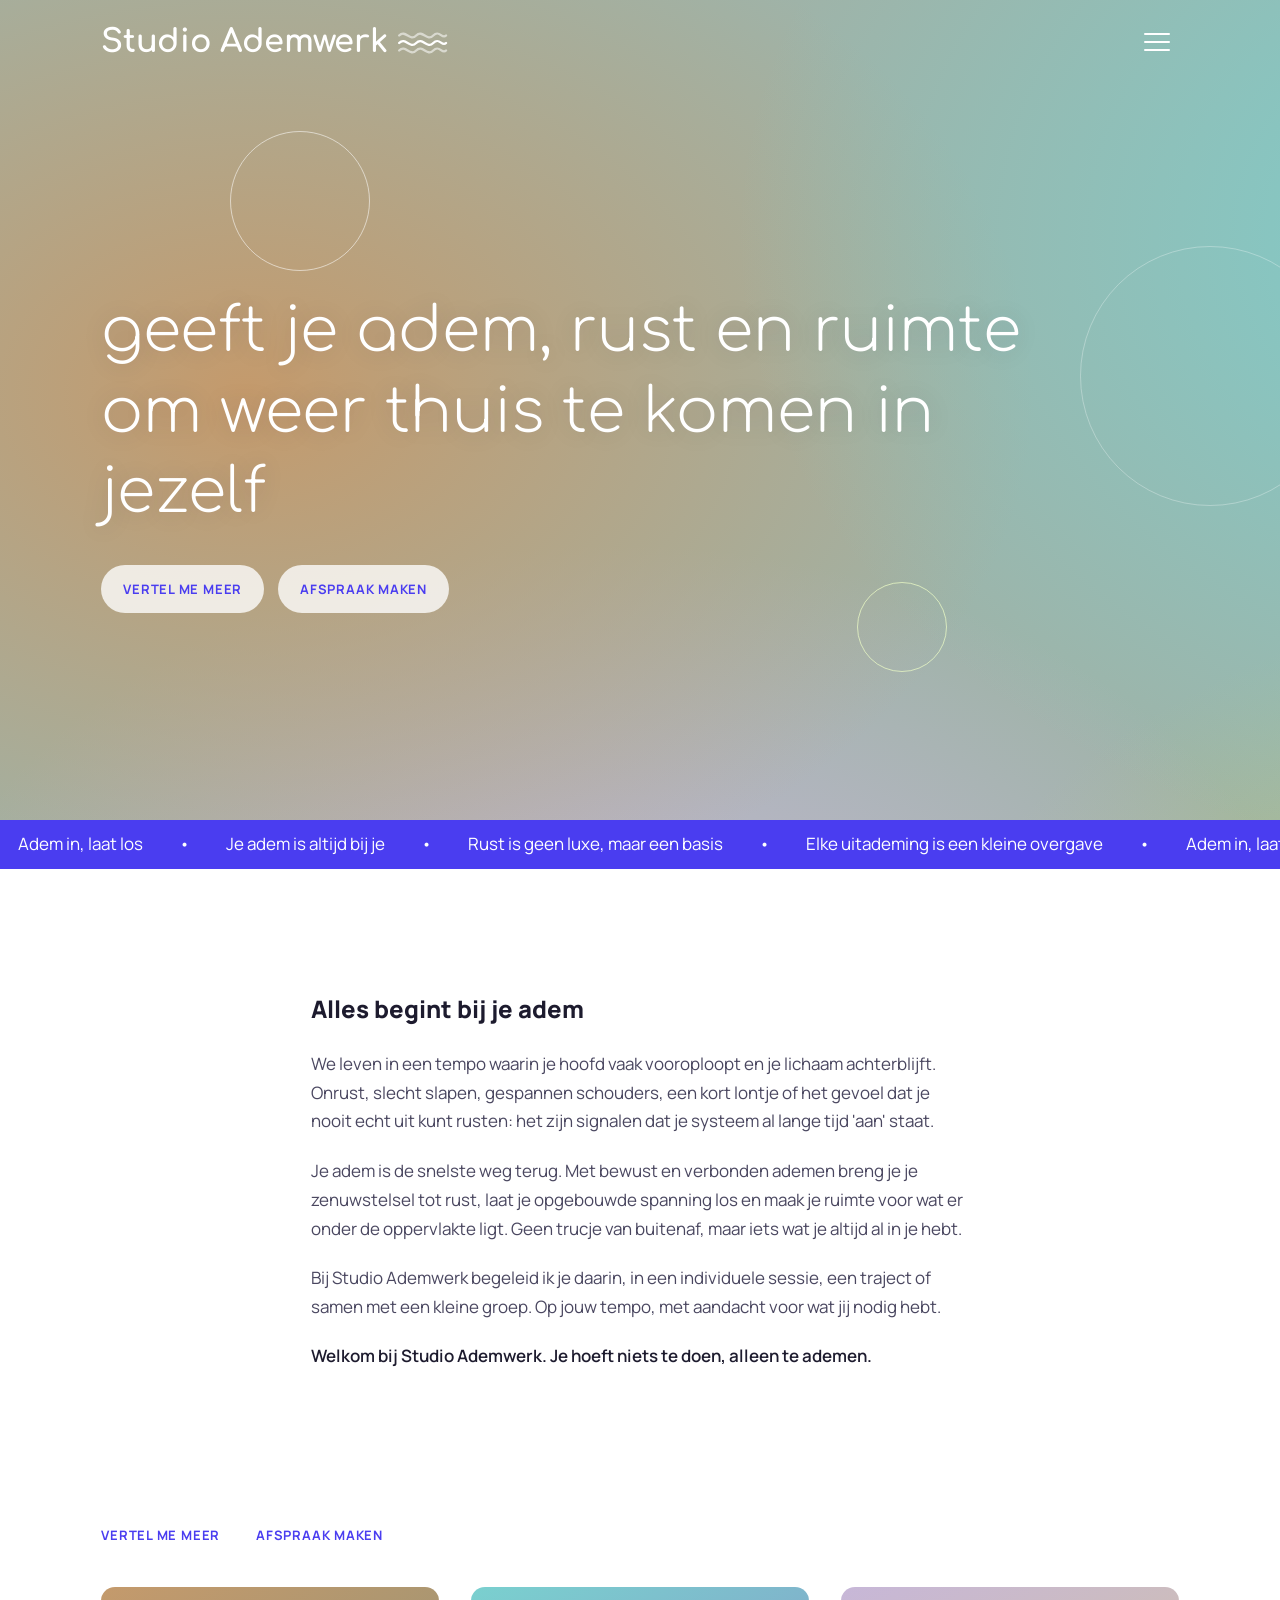
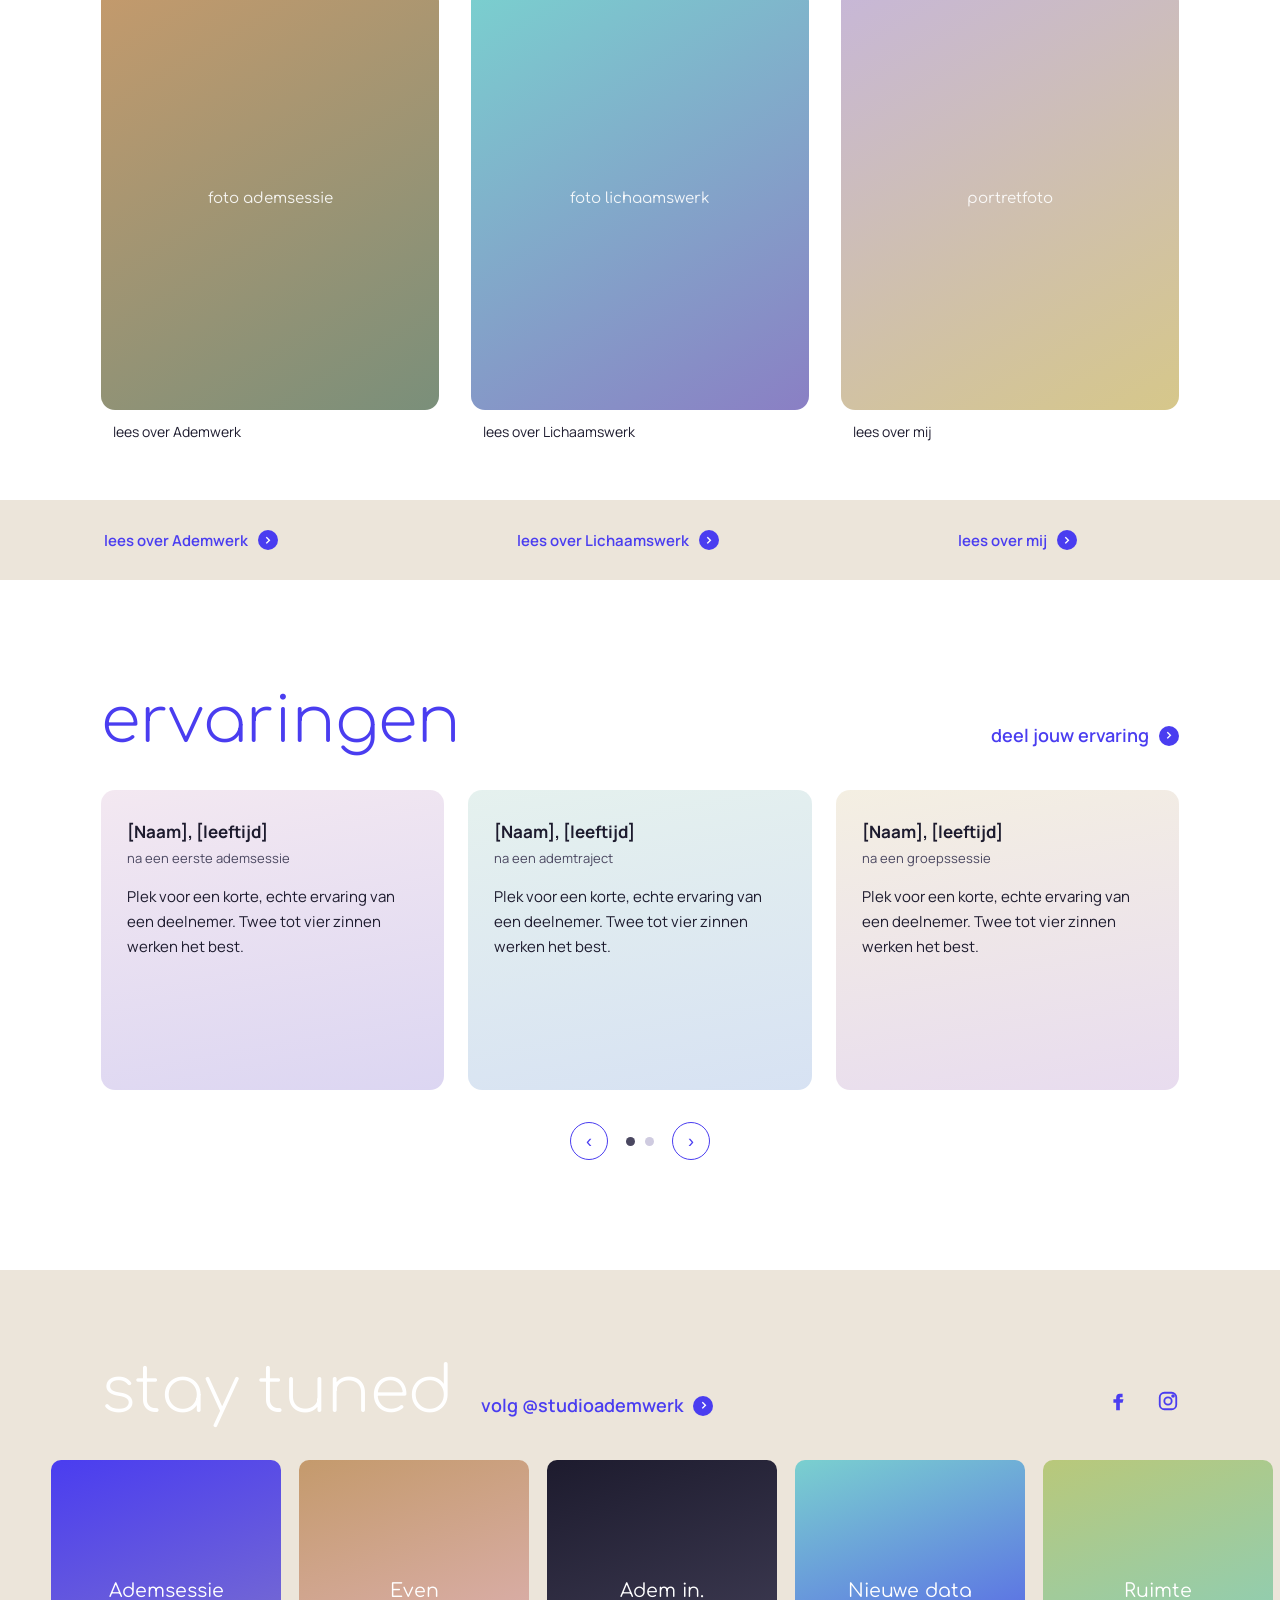
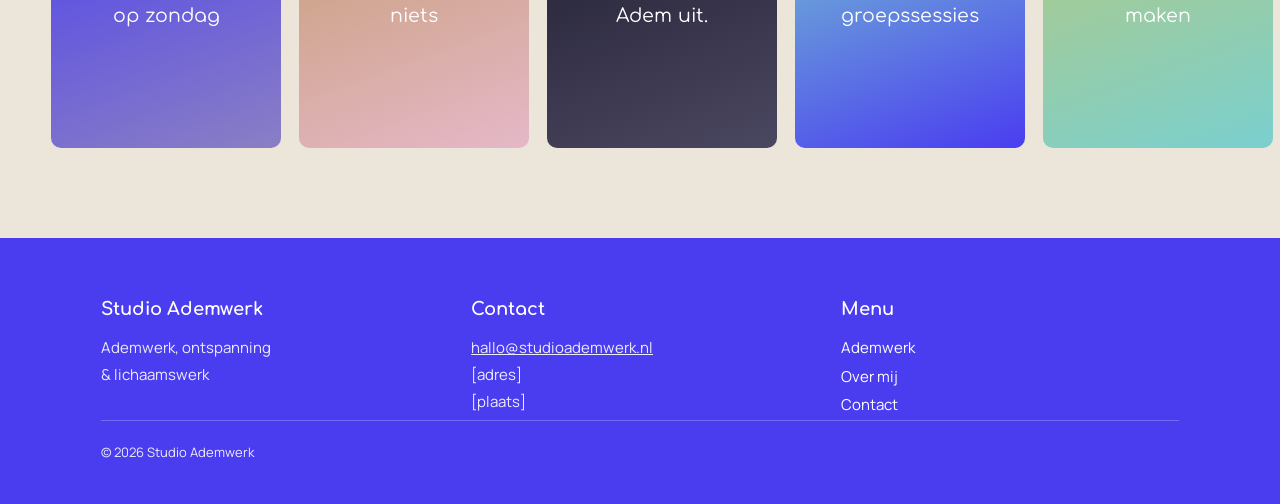
<file: index.html>
<!doctype html>
<html lang="nl">
<head>
  <meta charset="utf-8">
  <meta name="viewport" content="width=device-width, initial-scale=1">
  <title>Studio Ademwerk — ademwerk, ontspanning & lichaamswerk</title>
  <meta name="description" content="Studio Ademwerk begeleidt je met ademsessies en lichaamswerk naar meer rust, ruimte en verbinding met jezelf.">
  <link rel="preconnect" href="https://fonts.googleapis.com">
  <link rel="preconnect" href="https://fonts.gstatic.com" crossorigin>
  <link href="https://fonts.googleapis.com/css2?family=Comfortaa:wght@300;700&family=Manrope:wght@400;500;600;700;800&display=swap" rel="stylesheet">
  <link rel="stylesheet" href="css/style.css">
  <link rel="icon" href="assets/img/favicon.svg" type="image/svg+xml">
</head>
<body>

  <header class="site-header">
    <div class="wrap">
      <a class="logo" href="index.html" aria-label="Studio Ademwerk, naar de homepage">
        Studio Ademwerk
        <svg viewBox="0 0 48 28" fill="none" stroke="currentColor" stroke-width="2.2" stroke-linecap="round" aria-hidden="true">
          <path d="M2 8c6-6 10 6 16 0s10 6 16 0 8 4 12 0" opacity=".55"/>
          <path d="M2 15c6-6 10 6 16 0s10 6 16 0 8 4 12 0"/>
          <path d="M2 22c6-6 10 6 16 0s10 6 16 0 8 4 12 0" opacity=".55"/>
        </svg>
      </a>
      <button class="menu-toggle" type="button" aria-label="Menu" aria-expanded="false" aria-controls="menu"><span></span></button>
    </div>
  </header>

  <nav class="menu" id="menu" aria-label="Hoofdmenu">
    <div class="wrap">
      <ul>
        <li><a href="index.html">Home</a></li>
        <li><a href="ademwerk.html">Ademwerk</a></li>
        <li><a href="ademwerk.html#lichaamswerk">Lichaamswerk</a></li>
        <li><a href="over.html">Over mij</a></li>
        <li><a href="index.html#reviews">Ervaringen</a></li>
        <li><a href="contact.html">Contact</a></li>
      </ul>
      <p class="menu-contact"><a href="mailto:hallo@studioademwerk.nl">hallo@studioademwerk.nl</a></p>
    </div>
  </nav>

  <main>
    <section class="hero">
      <div class="breath breath--1"></div>
      <div class="breath breath--2"></div>
      <div class="breath breath--3"></div>
      <div class="wrap">
        <h1>geeft je adem, rust en ruimte om weer thuis te komen in jezelf</h1>
        <div class="buttons">
          <a class="btn" href="ademwerk.html">Vertel me meer</a>
          <a class="btn" href="contact.html">Afspraak maken</a>
        </div>
      </div>
    </section>

    <div class="marquee" aria-hidden="true">
      <div class="marquee__track">
        <span>Adem in, laat los</span>
        <span>Je adem is altijd bij je</span>
        <span>Rust is geen luxe, maar een basis</span>
        <span>Elke uitademing is een kleine overgave</span>
        <span>Adem in, laat los</span>
        <span>Je adem is altijd bij je</span>
        <span>Rust is geen luxe, maar een basis</span>
        <span>Elke uitademing is een kleine overgave</span>
      </div>
    </div>

    <section class="intro">
      <div class="wrap">
        <h2>Alles begint bij je adem</h2>
        <p>We leven in een tempo waarin je hoofd vaak vooroploopt en je lichaam achterblijft. Onrust, slecht slapen, gespannen schouders, een kort lontje of het gevoel dat je nooit echt uit kunt rusten: het zijn signalen dat je systeem al lange tijd 'aan' staat.</p>
        <p>Je adem is de snelste weg terug. Met bewust en verbonden ademen breng je je zenuwstelsel tot rust, laat je opgebouwde spanning los en maak je ruimte voor wat er onder de oppervlakte ligt. Geen trucje van buitenaf, maar iets wat je altijd al in je hebt.</p>
        <p>Bij Studio Ademwerk begeleid ik je daarin, in een individuele sessie, een traject of samen met een kleine groep. Op jouw tempo, met aandacht voor wat jij nodig hebt.</p>
        <p class="signoff">Welkom bij Studio Ademwerk. Je hoeft niets te doen, alleen te ademen.</p>
      </div>
    </section>

    <section class="offer">
      <div class="wrap">
        <div class="buttons">
          <a class="btn" href="ademwerk.html">Vertel me meer</a>
          <a class="btn" href="contact.html">Afspraak maken</a>
        </div>
        <div class="cards">
          <a class="card" href="ademwerk.html">
            <div class="card__img"><div class="ph ph--1">foto ademsessie</div></div>
            <span class="card__label">lees over Ademwerk</span>
          </a>
          <a class="card" href="ademwerk.html#lichaamswerk">
            <div class="card__img"><div class="ph ph--2">foto lichaamswerk</div></div>
            <span class="card__label">lees over Lichaamswerk</span>
          </a>
          <a class="card" href="over.html">
            <div class="card__img"><div class="ph ph--3">portretfoto</div></div>
            <span class="card__label">lees over mij</span>
          </a>
        </div>
      </div>
    </section>

    <nav class="linkbar" aria-label="Snelle links">
      <ul class="wrap">
        <li><a class="arrow-link" href="ademwerk.html">lees over Ademwerk</a></li>
        <li><a class="arrow-link" href="ademwerk.html#lichaamswerk">lees over Lichaamswerk</a></li>
        <li><a class="arrow-link" href="over.html">lees over mij</a></li>
      </ul>
    </nav>

    <section class="reviews" id="reviews">
      <div class="wrap">
        <div class="section-head">
          <h2>ervaringen</h2>
          <a class="arrow-link" href="contact.html">deel jouw ervaring</a>
        </div>

        <!-- VOORBEELDTEKSTEN: vervang door echte ervaringen (met toestemming) voordat de site live gaat -->
        <div class="slider">
          <div class="slider__track">
            <article class="review">
              <h3>[Naam], [leeftijd]</h3>
              <p class="meta">na een eerste ademsessie</p>
              <blockquote>Plek voor een korte, echte ervaring van een deelnemer. Twee tot vier zinnen werken het best.</blockquote>
            </article>
            <article class="review">
              <h3>[Naam], [leeftijd]</h3>
              <p class="meta">na een ademtraject</p>
              <blockquote>Plek voor een korte, echte ervaring van een deelnemer. Twee tot vier zinnen werken het best.</blockquote>
            </article>
            <article class="review">
              <h3>[Naam], [leeftijd]</h3>
              <p class="meta">na een groepssessie</p>
              <blockquote>Plek voor een korte, echte ervaring van een deelnemer. Twee tot vier zinnen werken het best.</blockquote>
            </article>
            <article class="review">
              <h3>[Naam], [leeftijd]</h3>
              <p class="meta">na lichaamswerk</p>
              <blockquote>Plek voor een korte, echte ervaring van een deelnemer. Twee tot vier zinnen werken het best.</blockquote>
            </article>
            <article class="review">
              <h3>[Naam], [leeftijd]</h3>
              <p class="meta">na een derde ademsessie</p>
              <blockquote>Plek voor een korte, echte ervaring van een deelnemer. Twee tot vier zinnen werken het best.</blockquote>
            </article>
            <article class="review">
              <h3>[Naam], [leeftijd]</h3>
              <p class="meta">na een workshop</p>
              <blockquote>Plek voor een korte, echte ervaring van een deelnemer. Twee tot vier zinnen werken het best.</blockquote>
            </article>
          </div>
          <div class="slider__nav">
            <button class="slider__btn" type="button" data-prev aria-label="Vorige">‹</button>
            <div class="slider__dots"></div>
            <button class="slider__btn" type="button" data-next aria-label="Volgende">›</button>
          </div>
        </div>
      </div>
    </section>

    <section class="tuned">
      <div class="wrap">
        <div class="section-head">
          <div>
            <h2>stay tuned</h2>
            <a class="arrow-link" href="https://www.instagram.com/" rel="noopener">volg @studioademwerk</a>
          </div>
          <div class="socials">
            <a href="https://www.facebook.com/" aria-label="Facebook" rel="noopener">
              <svg viewBox="0 0 24 24" fill="currentColor" aria-hidden="true"><path d="M14 8h3V4h-3c-2.8 0-4 1.7-4 4.3V10H7v4h3v8h4v-8h3l1-4h-4V8.6c0-.4.3-.6.6-.6z"/></svg>
            </a>
            <a href="https://www.instagram.com/" aria-label="Instagram" rel="noopener">
              <svg viewBox="0 0 24 24" fill="none" stroke="currentColor" stroke-width="2" aria-hidden="true"><rect x="3" y="3" width="18" height="18" rx="5"/><circle cx="12" cy="12" r="4"/><circle cx="17.5" cy="6.5" r="1" fill="currentColor"/></svg>
            </a>
          </div>
        </div>
      </div>
      <!-- Tijdelijke tegels: vervang later door Instagram-posts of eigen beelden -->
      <div class="posts">
        <div class="post">Ademsessie<br>op zondag</div>
        <div class="post">Even<br>niets</div>
        <div class="post">Adem in.<br>Adem uit.</div>
        <div class="post">Nieuwe data<br>groepssessies</div>
        <div class="post">Ruimte<br>maken</div>
        <div class="post">Workshop<br>ademen & rust</div>
      </div>
    </section>
  </main>

  <footer class="site-footer">
    <div class="wrap">
      <div class="footer-grid">
        <div>
          <h4>Studio Ademwerk</h4>
          <p>Ademwerk, ontspanning<br>& lichaamswerk</p>
        </div>
        <div>
          <h4>Contact</h4>
          <p><a href="mailto:hallo@studioademwerk.nl">hallo@studioademwerk.nl</a><br>[adres]<br>[plaats]</p>
        </div>
        <div>
          <h4>Menu</h4>
          <ul>
            <li><a href="ademwerk.html">Ademwerk</a></li>
            <li><a href="over.html">Over mij</a></li>
            <li><a href="contact.html">Contact</a></li>
          </ul>
        </div>
      </div>
      <p class="footer-bottom">© <span data-year></span> Studio Ademwerk</p>
    </div>
  </footer>

  <script src="js/main.js"></script>
</body>
</html>
</file>
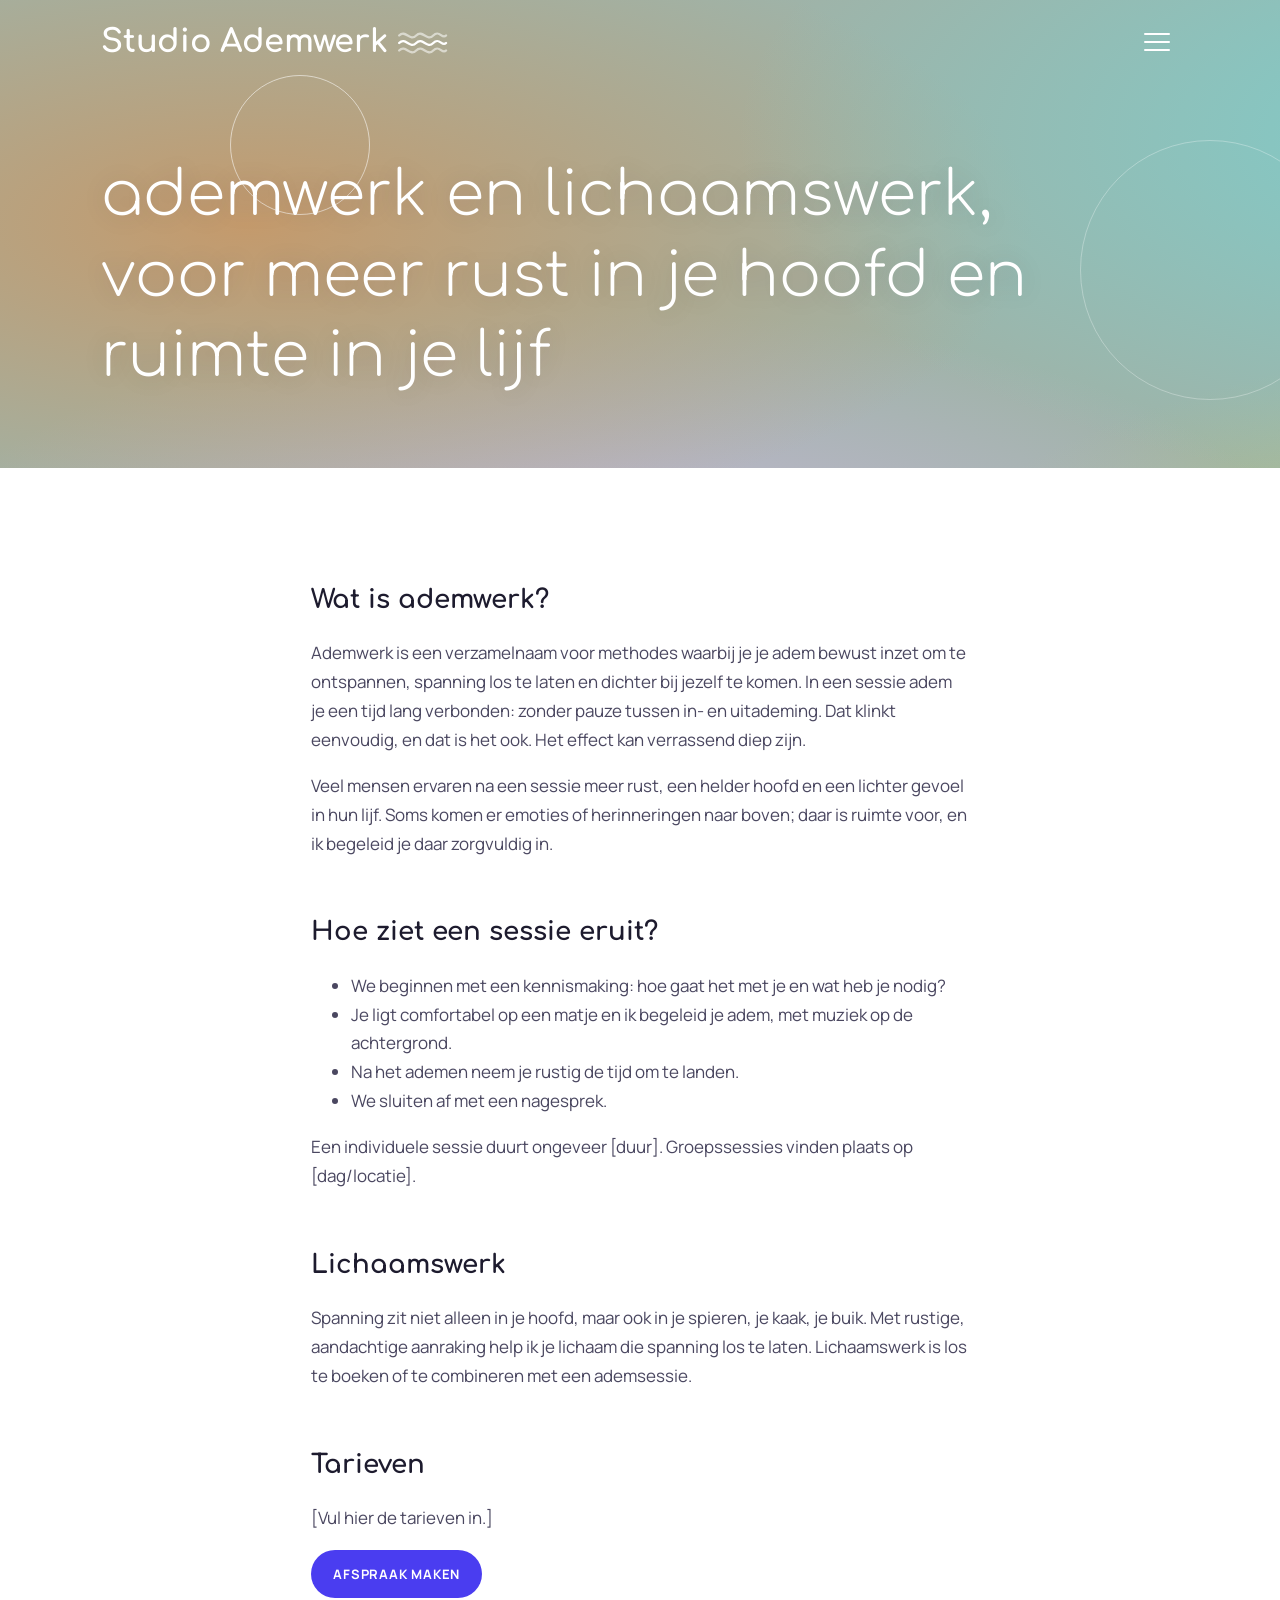
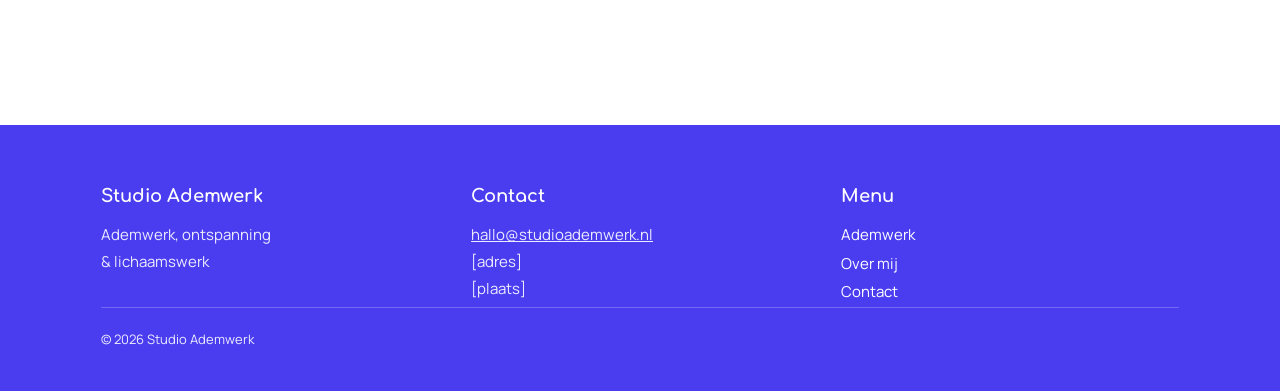
<file: ademwerk.html>
<!doctype html>
<html lang="nl">
<head>
  <meta charset="utf-8">
  <meta name="viewport" content="width=device-width, initial-scale=1">
  <title>Ademwerk — Studio Ademwerk</title>
  <meta name="description" content="Studio Ademwerk begeleidt je met ademsessies en lichaamswerk naar meer rust, ruimte en verbinding met jezelf.">
  <link rel="preconnect" href="https://fonts.googleapis.com">
  <link rel="preconnect" href="https://fonts.gstatic.com" crossorigin>
  <link href="https://fonts.googleapis.com/css2?family=Comfortaa:wght@300;700&family=Manrope:wght@400;500;600;700;800&display=swap" rel="stylesheet">
  <link rel="stylesheet" href="css/style.css">
  <link rel="icon" href="assets/img/favicon.svg" type="image/svg+xml">
</head>
<body>

  <header class="site-header">
    <div class="wrap">
      <a class="logo" href="index.html" aria-label="Studio Ademwerk, naar de homepage">
        Studio Ademwerk
        <svg viewBox="0 0 48 28" fill="none" stroke="currentColor" stroke-width="2.2" stroke-linecap="round" aria-hidden="true">
          <path d="M2 8c6-6 10 6 16 0s10 6 16 0 8 4 12 0" opacity=".55"/>
          <path d="M2 15c6-6 10 6 16 0s10 6 16 0 8 4 12 0"/>
          <path d="M2 22c6-6 10 6 16 0s10 6 16 0 8 4 12 0" opacity=".55"/>
        </svg>
      </a>
      <button class="menu-toggle" type="button" aria-label="Menu" aria-expanded="false" aria-controls="menu"><span></span></button>
    </div>
  </header>

  <nav class="menu" id="menu" aria-label="Hoofdmenu">
    <div class="wrap">
      <ul>
        <li><a href="index.html">Home</a></li>
        <li><a href="ademwerk.html">Ademwerk</a></li>
        <li><a href="ademwerk.html#lichaamswerk">Lichaamswerk</a></li>
        <li><a href="over.html">Over mij</a></li>
        <li><a href="index.html#reviews">Ervaringen</a></li>
        <li><a href="contact.html">Contact</a></li>
      </ul>
      <p class="menu-contact"><a href="mailto:hallo@studioademwerk.nl">hallo@studioademwerk.nl</a></p>
    </div>
  </nav>

  <main>
    <section class="hero page-hero">
      <div class="breath breath--1"></div>
      <div class="breath breath--3"></div>
      <div class="wrap">
        <h1>ademwerk en lichaamswerk, voor meer rust in je hoofd en ruimte in je lijf</h1>
      </div>
    </section>

    <section class="content">
      <div class="wrap">
        <h2>Wat is ademwerk?</h2>
        <p>Ademwerk is een verzamelnaam voor methodes waarbij je je adem bewust inzet om te ontspannen, spanning los te laten en dichter bij jezelf te komen. In een sessie adem je een tijd lang verbonden: zonder pauze tussen in- en uitademing. Dat klinkt eenvoudig, en dat is het ook. Het effect kan verrassend diep zijn.</p>
        <p>Veel mensen ervaren na een sessie meer rust, een helder hoofd en een lichter gevoel in hun lijf. Soms komen er emoties of herinneringen naar boven; daar is ruimte voor, en ik begeleid je daar zorgvuldig in.</p>
        <h2>Hoe ziet een sessie eruit?</h2>
        <ul>
          <li>We beginnen met een kennismaking: hoe gaat het met je en wat heb je nodig?</li>
          <li>Je ligt comfortabel op een matje en ik begeleid je adem, met muziek op de achtergrond.</li>
          <li>Na het ademen neem je rustig de tijd om te landen.</li>
          <li>We sluiten af met een nagesprek.</li>
        </ul>
        <p>Een individuele sessie duurt ongeveer [duur]. Groepssessies vinden plaats op [dag/locatie].</p>
        <h2 id="lichaamswerk">Lichaamswerk</h2>
        <p>Spanning zit niet alleen in je hoofd, maar ook in je spieren, je kaak, je buik. Met rustige, aandachtige aanraking help ik je lichaam die spanning los te laten. Lichaamswerk is los te boeken of te combineren met een ademsessie.</p>
        <h2>Tarieven</h2>
        <p>[Vul hier de tarieven in.]</p>
        <p><a class="btn btn--solid" href="contact.html">Afspraak maken</a></p>
      </div>
    </section>
  </main>

  <footer class="site-footer">
    <div class="wrap">
      <div class="footer-grid">
        <div>
          <h4>Studio Ademwerk</h4>
          <p>Ademwerk, ontspanning<br>& lichaamswerk</p>
        </div>
        <div>
          <h4>Contact</h4>
          <p><a href="mailto:hallo@studioademwerk.nl">hallo@studioademwerk.nl</a><br>[adres]<br>[plaats]</p>
        </div>
        <div>
          <h4>Menu</h4>
          <ul>
            <li><a href="ademwerk.html">Ademwerk</a></li>
            <li><a href="over.html">Over mij</a></li>
            <li><a href="contact.html">Contact</a></li>
          </ul>
        </div>
      </div>
      <p class="footer-bottom">© <span data-year></span> Studio Ademwerk</p>
    </div>
  </footer>

  <script src="js/main.js"></script>
</body>
</html>
</file>
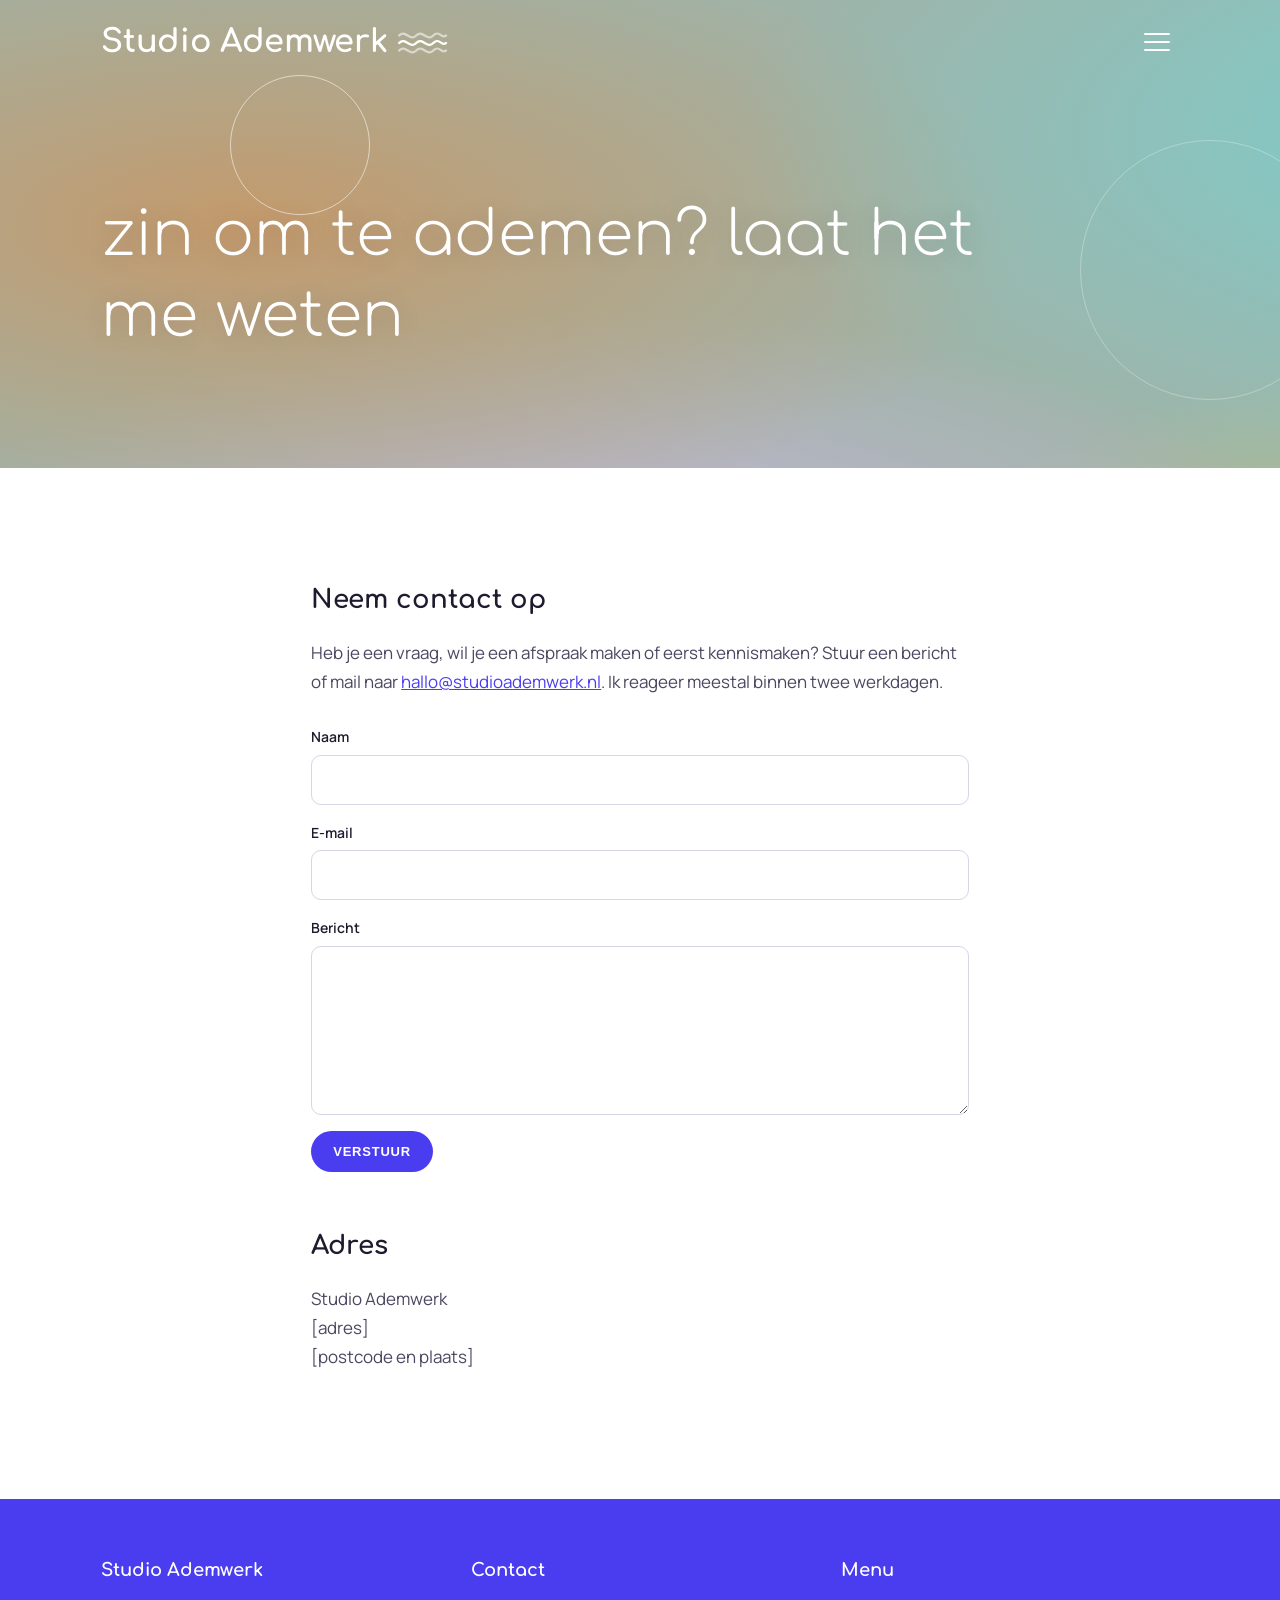
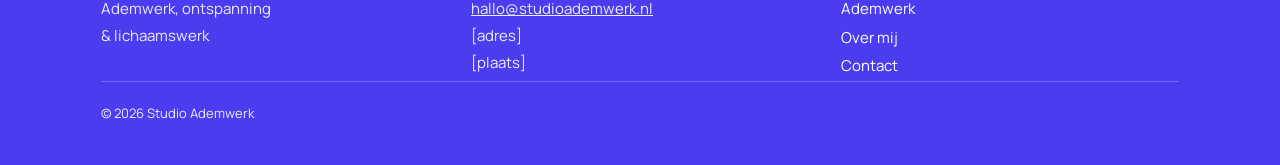
<file: contact.html>
<!doctype html>
<html lang="nl">
<head>
  <meta charset="utf-8">
  <meta name="viewport" content="width=device-width, initial-scale=1">
  <title>Contact — Studio Ademwerk</title>
  <meta name="description" content="Studio Ademwerk begeleidt je met ademsessies en lichaamswerk naar meer rust, ruimte en verbinding met jezelf.">
  <link rel="preconnect" href="https://fonts.googleapis.com">
  <link rel="preconnect" href="https://fonts.gstatic.com" crossorigin>
  <link href="https://fonts.googleapis.com/css2?family=Comfortaa:wght@300;700&family=Manrope:wght@400;500;600;700;800&display=swap" rel="stylesheet">
  <link rel="stylesheet" href="css/style.css">
  <link rel="icon" href="assets/img/favicon.svg" type="image/svg+xml">
</head>
<body>

  <header class="site-header">
    <div class="wrap">
      <a class="logo" href="index.html" aria-label="Studio Ademwerk, naar de homepage">
        Studio Ademwerk
        <svg viewBox="0 0 48 28" fill="none" stroke="currentColor" stroke-width="2.2" stroke-linecap="round" aria-hidden="true">
          <path d="M2 8c6-6 10 6 16 0s10 6 16 0 8 4 12 0" opacity=".55"/>
          <path d="M2 15c6-6 10 6 16 0s10 6 16 0 8 4 12 0"/>
          <path d="M2 22c6-6 10 6 16 0s10 6 16 0 8 4 12 0" opacity=".55"/>
        </svg>
      </a>
      <button class="menu-toggle" type="button" aria-label="Menu" aria-expanded="false" aria-controls="menu"><span></span></button>
    </div>
  </header>

  <nav class="menu" id="menu" aria-label="Hoofdmenu">
    <div class="wrap">
      <ul>
        <li><a href="index.html">Home</a></li>
        <li><a href="ademwerk.html">Ademwerk</a></li>
        <li><a href="ademwerk.html#lichaamswerk">Lichaamswerk</a></li>
        <li><a href="over.html">Over mij</a></li>
        <li><a href="index.html#reviews">Ervaringen</a></li>
        <li><a href="contact.html">Contact</a></li>
      </ul>
      <p class="menu-contact"><a href="mailto:hallo@studioademwerk.nl">hallo@studioademwerk.nl</a></p>
    </div>
  </nav>

  <main>
    <section class="hero page-hero">
      <div class="breath breath--1"></div>
      <div class="breath breath--3"></div>
      <div class="wrap">
        <h1>zin om te ademen? laat het me weten</h1>
      </div>
    </section>

    <section class="content">
      <div class="wrap">
        <h2>Neem contact op</h2>
        <p>Heb je een vraag, wil je een afspraak maken of eerst kennismaken? Stuur een bericht of mail naar <a href="mailto:hallo@studioademwerk.nl">hallo@studioademwerk.nl</a>. Ik reageer meestal binnen twee werkdagen.</p>
        <!-- Formulier opent het mailprogramma; koppel later eventueel een formulierdienst -->
        <form class="contact-form" action="mailto:hallo@studioademwerk.nl" method="post" enctype="text/plain">
          <label>Naam <input name="naam" required autocomplete="name"></label>
          <label>E-mail <input name="email" type="email" required autocomplete="email"></label>
          <label>Bericht <textarea name="bericht" rows="6" required></textarea></label>
          <button class="btn btn--solid" type="submit">Verstuur</button>
        </form>
        <h2>Adres</h2>
        <p>Studio Ademwerk<br>[adres]<br>[postcode en plaats]</p>
      </div>
    </section>
  </main>

  <footer class="site-footer">
    <div class="wrap">
      <div class="footer-grid">
        <div>
          <h4>Studio Ademwerk</h4>
          <p>Ademwerk, ontspanning<br>& lichaamswerk</p>
        </div>
        <div>
          <h4>Contact</h4>
          <p><a href="mailto:hallo@studioademwerk.nl">hallo@studioademwerk.nl</a><br>[adres]<br>[plaats]</p>
        </div>
        <div>
          <h4>Menu</h4>
          <ul>
            <li><a href="ademwerk.html">Ademwerk</a></li>
            <li><a href="over.html">Over mij</a></li>
            <li><a href="contact.html">Contact</a></li>
          </ul>
        </div>
      </div>
      <p class="footer-bottom">© <span data-year></span> Studio Ademwerk</p>
    </div>
  </footer>

  <script src="js/main.js"></script>
</body>
</html>
</file>
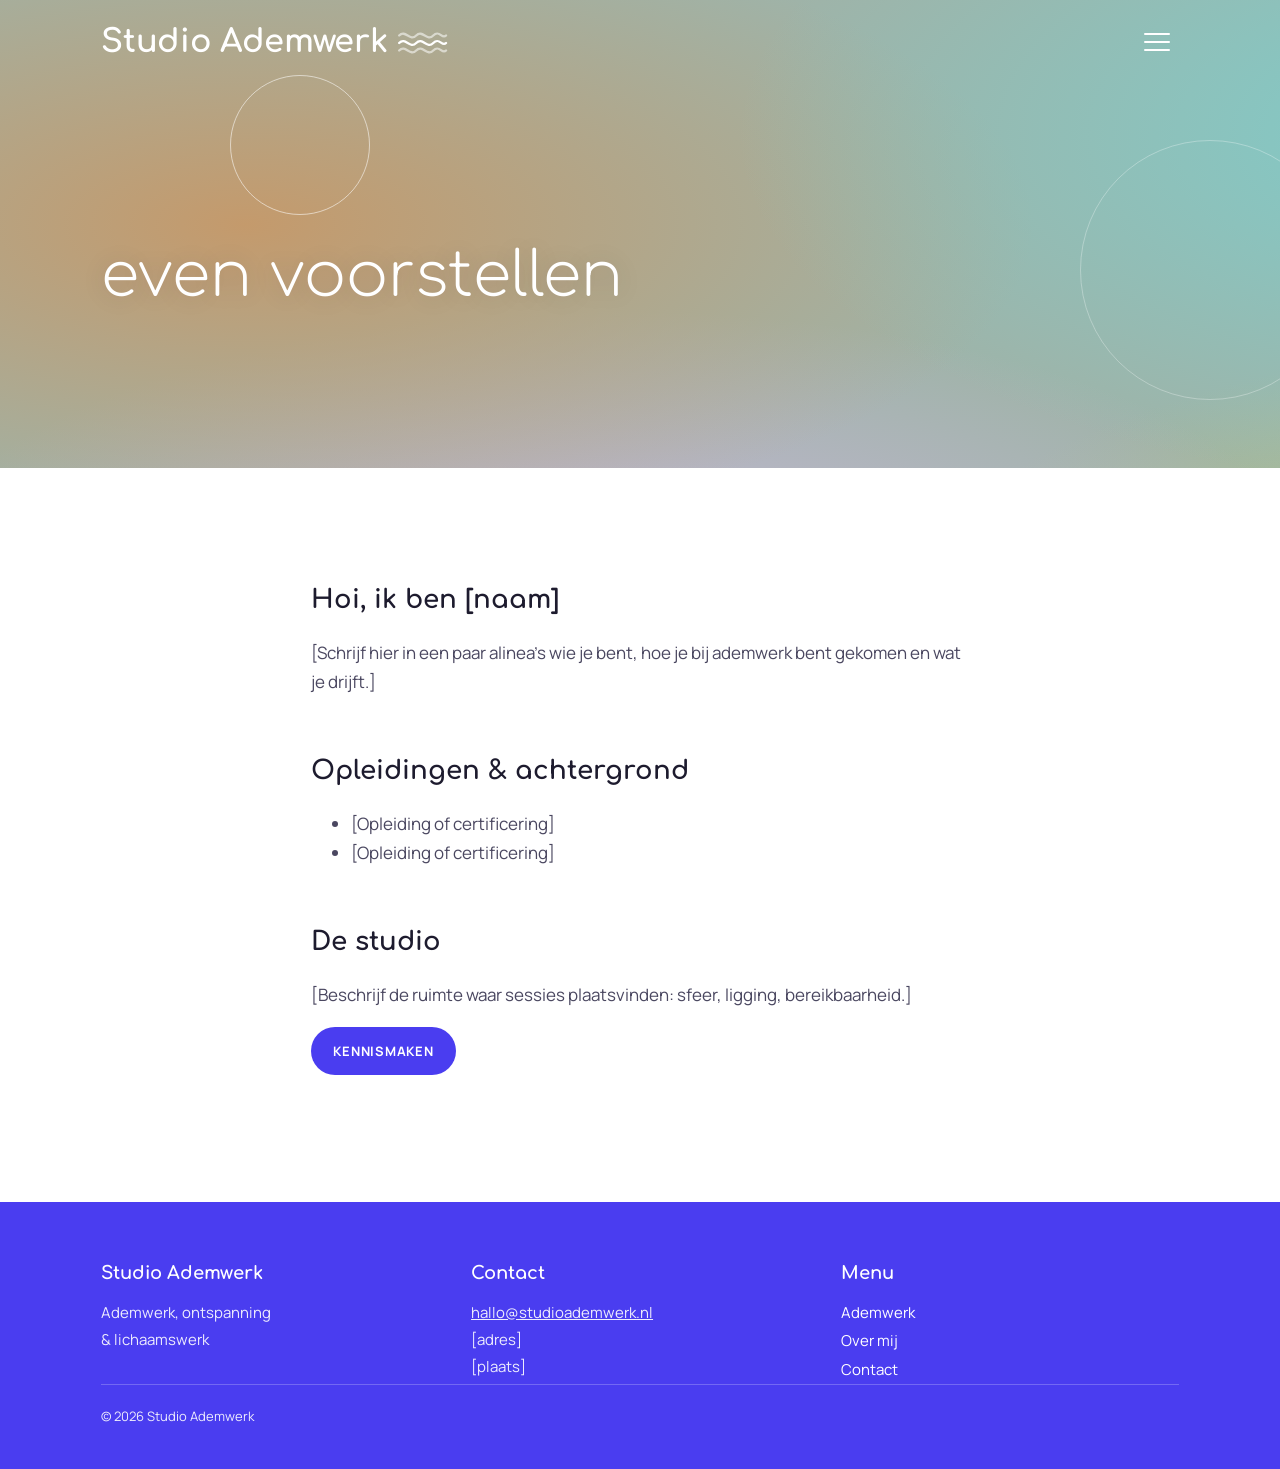
<file: over.html>
<!doctype html>
<html lang="nl">
<head>
  <meta charset="utf-8">
  <meta name="viewport" content="width=device-width, initial-scale=1">
  <title>Over mij — Studio Ademwerk</title>
  <meta name="description" content="Studio Ademwerk begeleidt je met ademsessies en lichaamswerk naar meer rust, ruimte en verbinding met jezelf.">
  <link rel="preconnect" href="https://fonts.googleapis.com">
  <link rel="preconnect" href="https://fonts.gstatic.com" crossorigin>
  <link href="https://fonts.googleapis.com/css2?family=Comfortaa:wght@300;700&family=Manrope:wght@400;500;600;700;800&display=swap" rel="stylesheet">
  <link rel="stylesheet" href="css/style.css">
  <link rel="icon" href="assets/img/favicon.svg" type="image/svg+xml">
</head>
<body>

  <header class="site-header">
    <div class="wrap">
      <a class="logo" href="index.html" aria-label="Studio Ademwerk, naar de homepage">
        Studio Ademwerk
        <svg viewBox="0 0 48 28" fill="none" stroke="currentColor" stroke-width="2.2" stroke-linecap="round" aria-hidden="true">
          <path d="M2 8c6-6 10 6 16 0s10 6 16 0 8 4 12 0" opacity=".55"/>
          <path d="M2 15c6-6 10 6 16 0s10 6 16 0 8 4 12 0"/>
          <path d="M2 22c6-6 10 6 16 0s10 6 16 0 8 4 12 0" opacity=".55"/>
        </svg>
      </a>
      <button class="menu-toggle" type="button" aria-label="Menu" aria-expanded="false" aria-controls="menu"><span></span></button>
    </div>
  </header>

  <nav class="menu" id="menu" aria-label="Hoofdmenu">
    <div class="wrap">
      <ul>
        <li><a href="index.html">Home</a></li>
        <li><a href="ademwerk.html">Ademwerk</a></li>
        <li><a href="ademwerk.html#lichaamswerk">Lichaamswerk</a></li>
        <li><a href="over.html">Over mij</a></li>
        <li><a href="index.html#reviews">Ervaringen</a></li>
        <li><a href="contact.html">Contact</a></li>
      </ul>
      <p class="menu-contact"><a href="mailto:hallo@studioademwerk.nl">hallo@studioademwerk.nl</a></p>
    </div>
  </nav>

  <main>
    <section class="hero page-hero">
      <div class="breath breath--1"></div>
      <div class="breath breath--3"></div>
      <div class="wrap">
        <h1>even voorstellen</h1>
      </div>
    </section>

    <section class="content">
      <div class="wrap">
        <h2>Hoi, ik ben [naam]</h2>
        <p>[Schrijf hier in een paar alinea's wie je bent, hoe je bij ademwerk bent gekomen en wat je drijft.]</p>
        <h2>Opleidingen & achtergrond</h2>
        <ul>
          <li>[Opleiding of certificering]</li>
          <li>[Opleiding of certificering]</li>
        </ul>
        <h2>De studio</h2>
        <p>[Beschrijf de ruimte waar sessies plaatsvinden: sfeer, ligging, bereikbaarheid.]</p>
        <p><a class="btn btn--solid" href="contact.html">Kennismaken</a></p>
      </div>
    </section>
  </main>

  <footer class="site-footer">
    <div class="wrap">
      <div class="footer-grid">
        <div>
          <h4>Studio Ademwerk</h4>
          <p>Ademwerk, ontspanning<br>& lichaamswerk</p>
        </div>
        <div>
          <h4>Contact</h4>
          <p><a href="mailto:hallo@studioademwerk.nl">hallo@studioademwerk.nl</a><br>[adres]<br>[plaats]</p>
        </div>
        <div>
          <h4>Menu</h4>
          <ul>
            <li><a href="ademwerk.html">Ademwerk</a></li>
            <li><a href="over.html">Over mij</a></li>
            <li><a href="contact.html">Contact</a></li>
          </ul>
        </div>
      </div>
      <p class="footer-bottom">© <span data-year></span> Studio Ademwerk</p>
    </div>
  </footer>

  <script src="js/main.js"></script>
</body>
</html>
</file>
<file: css/style.css>
/* Studio Ademwerk — basisstijlen */

:root {
  --ink: #1d1b2e;
  --ink-soft: #4a4760;
  --accent: #4a3df0;        /* diep blauw-paars: band, knoppen, links */
  --accent-ink: #ffffff;
  --sand: #ece5da;          /* zachte zandkleur voor rustige vlakken */
  --paper: #ffffff;
  --pill: rgba(255, 255, 255, 0.78);
  --radius: 14px;
  --wrap: 1180px;
  --gutter: clamp(16px, 4vw, 56px);
  --font-display: "Comfortaa", system-ui, sans-serif;
  --font-body: "Manrope", system-ui, sans-serif;
}

*,
*::before,
*::after { box-sizing: border-box; }

html { scroll-behavior: smooth; }

body {
  margin: 0;
  font-family: var(--font-body);
  font-size: 17px;
  line-height: 1.7;
  color: var(--ink);
  background: var(--paper);
  -webkit-font-smoothing: antialiased;
}

img { max-width: 100%; display: block; }

a { color: var(--accent); }

.wrap {
  width: 100%;
  max-width: var(--wrap);
  margin: 0 auto;
  padding: 0 var(--gutter);
}

/* ---------- Header ---------- */

.site-header {
  position: fixed;
  inset: 0 0 auto 0;
  z-index: 50;
  transition: background 0.35s ease, box-shadow 0.35s ease;
}

.site-header .wrap {
  display: flex;
  align-items: center;
  justify-content: space-between;
  height: 84px;
}

.site-header.is-scrolled {
  background: color-mix(in srgb, var(--accent) 88%, transparent);
  backdrop-filter: blur(10px);
}

.logo {
  display: inline-flex;
  align-items: center;
  gap: 10px;
  color: #fff;
  text-decoration: none;
  font-family: var(--font-display);
  font-weight: 700;
  font-size: clamp(22px, 2.6vw, 32px);
  letter-spacing: -0.01em;
}

.logo svg { width: 1.6em; height: auto; }

.menu-toggle {
  width: 44px;
  height: 44px;
  border: 0;
  background: none;
  color: #fff;
  cursor: pointer;
  display: grid;
  place-items: center;
  position: relative;
  z-index: 60;
}

.menu-toggle span,
.menu-toggle span::before,
.menu-toggle span::after {
  content: "";
  display: block;
  width: 26px;
  height: 2px;
  background: currentColor;
  border-radius: 2px;
  transition: transform 0.3s ease, background 0.3s ease;
  position: relative;
}
.menu-toggle span::before { position: absolute; top: -8px; }
.menu-toggle span::after { position: absolute; top: 8px; }

.menu-open .menu-toggle span { background: transparent; }
.menu-open .menu-toggle span::before { transform: translateY(8px) rotate(45deg); }
.menu-open .menu-toggle span::after { transform: translateY(-8px) rotate(-45deg); }

/* Volledig-scherm menu */
.menu {
  position: fixed;
  inset: 0;
  z-index: 55;
  background: var(--accent);
  color: #fff;
  display: flex;
  align-items: center;
  opacity: 0;
  visibility: hidden;
  transition: opacity 0.35s ease, visibility 0.35s;
}
.menu-open .menu { opacity: 1; visibility: visible; }
.menu-open { overflow: hidden; }

.menu ul {
  list-style: none;
  margin: 0;
  padding: 0;
}
.menu a {
  color: #fff;
  text-decoration: none;
  font-family: var(--font-display);
  font-weight: 300;
  font-size: clamp(34px, 6vw, 64px);
  line-height: 1.35;
  transition: opacity 0.2s;
}
.menu a:hover { opacity: 0.65; }

.menu-contact {
  margin-top: 40px;
  font-size: 15px;
  opacity: 0.85;
}
.menu-contact a { font-family: var(--font-body); font-size: 15px; font-weight: 500; }

/* ---------- Hero ---------- */

.hero {
  position: relative;
  min-height: min(100svh, 820px);
  display: flex;
  align-items: center;
  overflow: hidden;
  color: #fff;
  background:
    radial-gradient(60% 70% at 78% 18%, #7ad0cf 0%, transparent 70%),
    radial-gradient(55% 60% at 12% 30%, #c49a6c 0%, transparent 70%),
    radial-gradient(50% 55% at 30% 80%, #c7b7d8 0%, transparent 70%),
    radial-gradient(60% 60% at 85% 85%, #b9c87a 0%, transparent 70%),
    #9fb3a8;
  background-size: 160% 160%;
  animation: drift 22s ease-in-out infinite alternate;
}

@keyframes drift {
  0%   { background-position: 0% 0%; }
  50%  { background-position: 60% 40%; }
  100% { background-position: 100% 100%; }
}

.hero .wrap { position: relative; z-index: 2; padding-top: 84px; }

.hero h1 {
  font-family: var(--font-display);
  font-weight: 300;
  font-size: clamp(34px, 5.4vw, 62px);
  line-height: 1.3;
  margin: 0 0 32px;
  max-width: 15em;
  text-shadow: 0 1px 24px rgba(40, 30, 60, 0.15);
}

.buttons { display: flex; flex-wrap: wrap; gap: 14px; }

.btn {
  display: inline-block;
  padding: 13px 22px;
  border-radius: 999px;
  background: var(--pill);
  color: var(--accent);
  text-decoration: none;
  font-weight: 700;
  font-size: 13px;
  letter-spacing: 0.06em;
  text-transform: uppercase;
  transition: background 0.2s, color 0.2s, transform 0.2s;
}
.btn:hover { background: var(--accent); color: var(--accent-ink); transform: translateY(-1px); }

.btn--solid { background: var(--accent); color: var(--accent-ink); }
.btn--solid:hover { background: var(--ink); }

/* Zwevende ademvormen */
.breath {
  position: absolute;
  z-index: 1;
  border-radius: 50%;
  border: 1.5px solid rgba(255, 255, 255, 0.55);
  animation: breathe 8s ease-in-out infinite;
  pointer-events: none;
}
.breath--1 { width: 140px; height: 140px; top: 16%; left: 18%; }
.breath--2 { width: 90px;  height: 90px;  bottom: 18%; right: 26%; animation-delay: -3s; border-color: rgba(240, 255, 200, 0.7); }
.breath--3 { width: 260px; height: 260px; top: 30%; right: -60px; animation-delay: -5s; border-color: rgba(255, 255, 255, 0.3); }

@keyframes breathe {
  0%, 100% { transform: scale(0.85); opacity: 0.55; }
  50%      { transform: scale(1.12); opacity: 1; }
}

@media (prefers-reduced-motion: reduce) {
  .hero, .breath, .marquee__track { animation: none !important; }
}

/* ---------- Lopende band ---------- */

.marquee {
  background: var(--accent);
  color: #fff;
  overflow: hidden;
  white-space: nowrap;
  padding: 10px 0;
  font-size: 17px;
}
.marquee__track {
  display: inline-flex;
  animation: scroll 40s linear infinite;
}
.marquee__track span { padding: 0 18px; }
.marquee__track span::after { content: "•"; margin-left: 36px; }

@keyframes scroll {
  from { transform: translateX(0); }
  to   { transform: translateX(-50%); }
}

/* ---------- Intro ---------- */

.intro { padding: clamp(64px, 10vw, 120px) 0; }
.intro .wrap { max-width: 760px; }
.intro h2 {
  font-family: var(--font-body);
  font-weight: 800;
  font-size: 24px;
  margin: 0 0 20px;
}
.intro p { margin: 0 0 1.2em; color: var(--ink-soft); }
.intro .signoff { color: var(--ink); font-weight: 600; }

/* ---------- Aanbod-kaarten ---------- */

.offer { padding-bottom: 56px; }
.offer .buttons { margin-bottom: 28px; }
.offer .btn { background: none; padding-left: 0; padding-right: 22px; }
.offer .btn:hover { background: none; color: var(--ink); }

.cards {
  display: grid;
  grid-template-columns: repeat(auto-fit, minmax(260px, 1fr));
  gap: clamp(20px, 3vw, 32px);
}

.card { text-decoration: none; color: var(--ink); }
.card__img {
  aspect-ratio: 4 / 5;
  border-radius: var(--radius);
  overflow: hidden;
  position: relative;
}
.card__img > * { width: 100%; height: 100%; object-fit: cover; transition: transform 0.6s ease; }
.card:hover .card__img > * { transform: scale(1.04); }
.card__label { display: block; font-size: 14px; padding: 10px 12px 0; }

/* Tijdelijke beeldvlakken tot er echte foto's zijn */
.ph {
  display: grid;
  place-items: center;
  color: rgba(255, 255, 255, 0.9);
  font-family: var(--font-display);
  font-size: 15px;
  text-align: center;
  padding: 24px;
}
.ph--1 { background: linear-gradient(150deg, #c49a6c, #7a8f7a); }
.ph--2 { background: linear-gradient(150deg, #7ad0cf, #8a7fc4); }
.ph--3 { background: linear-gradient(150deg, #c7b7d8, #d6c78a); }

/* ---------- Linkbalk ---------- */

.linkbar { background: var(--sand); padding: 26px 0; }
.linkbar ul {
  list-style: none;
  margin: 0;
  padding: 0;
  display: flex;
  flex-wrap: wrap;
  justify-content: space-around;
  gap: 14px 32px;
}
.arrow-link {
  display: inline-flex;
  align-items: center;
  gap: 10px;
  color: var(--accent);
  text-decoration: none;
  font-weight: 600;
  font-size: 15px;
}
.arrow-link::after {
  content: "›";
  display: grid;
  place-items: center;
  width: 20px;
  height: 20px;
  border-radius: 50%;
  background: var(--accent);
  color: #fff;
  font-size: 15px;
  line-height: 1;
  padding-bottom: 2px;
  transition: transform 0.2s;
}
.arrow-link:hover::after { transform: translateX(3px); }

/* ---------- Reviews ---------- */

.reviews { padding: clamp(64px, 9vw, 110px) 0; }

.section-head {
  display: flex;
  align-items: baseline;
  justify-content: space-between;
  flex-wrap: wrap;
  gap: 12px 24px;
  margin-bottom: 36px;
}
.section-head h2 {
  font-family: var(--font-display);
  font-weight: 300;
  font-size: clamp(40px, 6vw, 64px);
  line-height: 1;
  margin: 0;
  color: var(--accent);
}
.section-head .arrow-link { font-size: 18px; }

.slider { position: relative; }
.slider__track {
  display: flex;
  gap: 24px;
  overflow-x: auto;
  scroll-snap-type: x mandatory;
  scroll-behavior: smooth;
  scrollbar-width: none;
  padding-bottom: 4px;
}
.slider__track::-webkit-scrollbar { display: none; }

.review {
  flex: 0 0 calc((100% - 48px) / 3);
  scroll-snap-align: start;
  border-radius: var(--radius);
  padding: 28px 26px 34px;
  background: linear-gradient(170deg, #f3e8f1, #dcd6f2);
  min-height: 300px;
}
.review:nth-child(3n + 2) { background: linear-gradient(170deg, #e5f1ee, #d7e2f3); }
.review:nth-child(3n + 3) { background: linear-gradient(170deg, #f4efe2, #e8dcef); }

.review h3 { margin: 0; font-size: 17px; font-weight: 700; }
.review .meta { margin: 0 0 16px; font-size: 13px; color: var(--ink-soft); }
.review blockquote { margin: 0; font-size: 15px; line-height: 1.65; }

@media (max-width: 900px) { .review { flex-basis: calc((100% - 24px) / 2); } }
@media (max-width: 600px) { .review { flex-basis: 86%; } }

.slider__nav {
  display: flex;
  justify-content: center;
  align-items: center;
  gap: 18px;
  margin-top: 28px;
}
.slider__btn {
  width: 38px;
  height: 38px;
  border-radius: 50%;
  border: 1.5px solid var(--accent);
  background: none;
  color: var(--accent);
  font-size: 18px;
  cursor: pointer;
  transition: background 0.2s, color 0.2s;
}
.slider__btn:hover { background: var(--accent); color: #fff; }
.slider__dots { display: flex; gap: 10px; }
.slider__dots button {
  width: 9px;
  height: 9px;
  padding: 0;
  border: 0;
  border-radius: 50%;
  background: #cfcbe0;
  cursor: pointer;
}
.slider__dots button[aria-current="true"] { background: var(--ink-soft); }

/* ---------- Stay tuned ---------- */

.tuned { background: var(--sand); padding: clamp(56px, 8vw, 90px) 0; overflow: hidden; }
.tuned .section-head h2 { color: #fff; }
.tuned .section-head > div { display: flex; align-items: baseline; flex-wrap: wrap; gap: 12px 28px; }
.socials { display: flex; gap: 16px; }
.socials a { color: var(--accent); }
.socials svg { width: 22px; height: 22px; }

.posts {
  display: grid;
  grid-auto-flow: column;
  grid-auto-columns: clamp(170px, 20vw, 230px);
  gap: 18px;
  overflow-x: auto;
  scrollbar-width: none;
  padding: 0 var(--gutter);
}
.posts::-webkit-scrollbar { display: none; }
.post {
  aspect-ratio: 4 / 5;
  border-radius: 10px;
  display: grid;
  place-items: center;
  text-align: center;
  padding: 18px;
  color: #fff;
  font-family: var(--font-display);
  font-size: 19px;
  line-height: 1.3;
}
.post:nth-child(5n + 1) { background: linear-gradient(160deg, #4a3df0, #8a7fc4); }
.post:nth-child(5n + 2) { background: linear-gradient(160deg, #c49a6c, #e5b8c8); }
.post:nth-child(5n + 3) { background: linear-gradient(160deg, #1d1b2e, #4a4760); }
.post:nth-child(5n + 4) { background: linear-gradient(160deg, #7ad0cf, #4a3df0); }
.post:nth-child(5n + 5) { background: linear-gradient(160deg, #b9c87a, #7ad0cf); }

/* ---------- Footer ---------- */

.site-footer {
  background: var(--accent);
  color: #fff;
  padding: 56px 0 40px;
  font-size: 15px;
}
.site-footer a { color: #fff; }
.footer-grid {
  display: grid;
  grid-template-columns: repeat(auto-fit, minmax(200px, 1fr));
  gap: 32px;
}
.site-footer h4 {
  margin: 0 0 10px;
  font-family: var(--font-display);
  font-weight: 700;
  font-size: 18px;
}
.site-footer p { margin: 0; line-height: 1.8; opacity: 0.9; }
.site-footer ul { list-style: none; margin: 0; padding: 0; line-height: 1.9; }
.site-footer ul a { text-decoration: none; }
.site-footer ul a:hover { text-decoration: underline; }
.footer-bottom {
  margin-top: 48px;
  padding-top: 20px;
  border-top: 1px solid rgba(255, 255, 255, 0.25);
  font-size: 13px;
  opacity: 0.75;
}

/* ---------- Subpagina's ---------- */

.page-hero { min-height: 52vh; }
.page-hero h1 { margin-bottom: 0; }

.content { padding: clamp(56px, 9vw, 110px) 0; }
.content .wrap { max-width: 760px; }
.content h2 {
  font-family: var(--font-display);
  font-weight: 700;
  font-size: 26px;
  margin: 2em 0 0.6em;
}
.content h2:first-child { margin-top: 0; }
.content p, .content li { color: var(--ink-soft); }

.contact-form { display: grid; gap: 16px; margin-top: 28px; }
.contact-form label { display: grid; gap: 6px; font-weight: 600; font-size: 14px; }
.contact-form input,
.contact-form textarea {
  font: inherit;
  padding: 12px 14px;
  border: 1.5px solid #d8d4e6;
  border-radius: 10px;
  background: #fff;
}
.contact-form input:focus,
.contact-form textarea:focus { outline: none; border-color: var(--accent); }
.contact-form button { justify-self: start; border: 0; cursor: pointer; }
</file>
